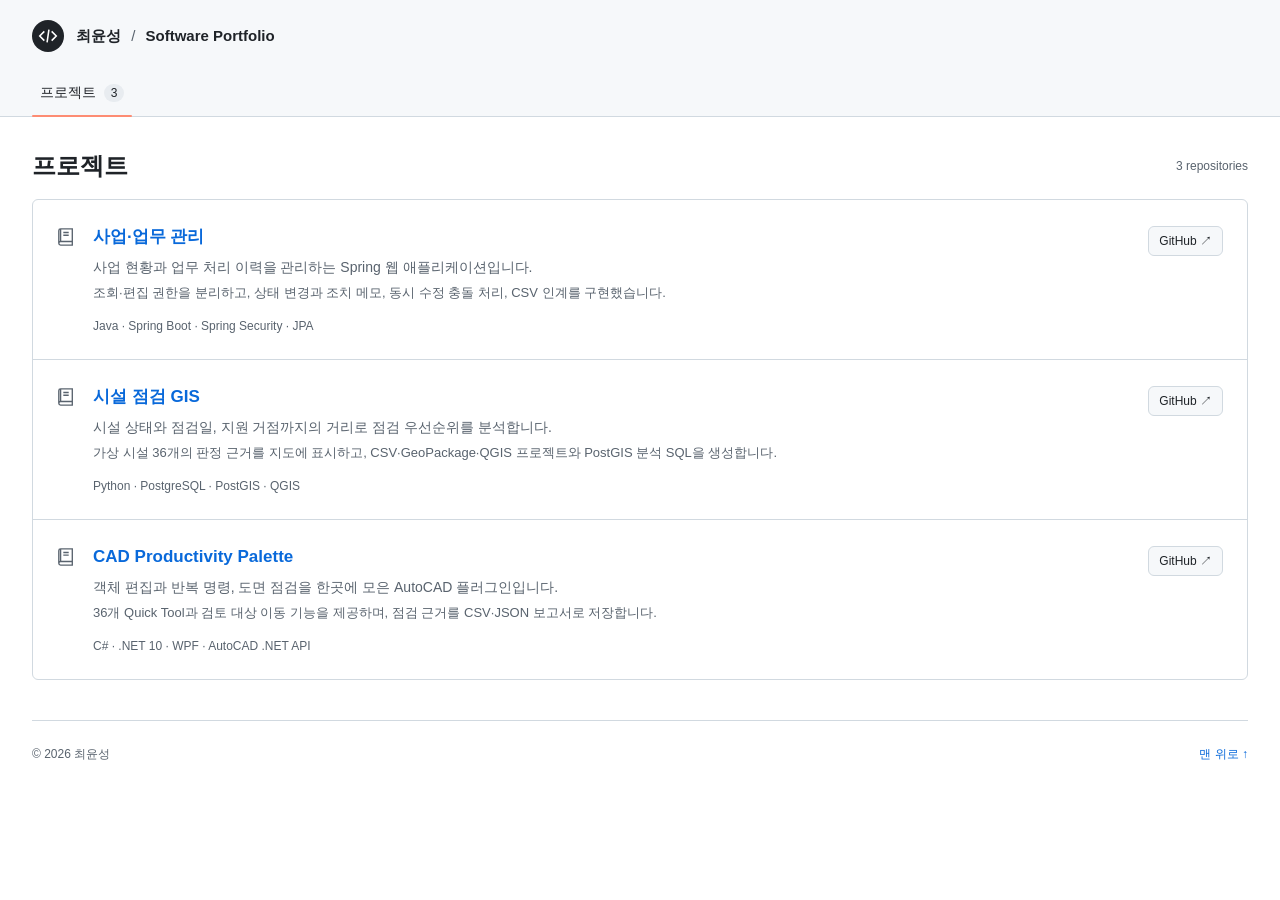
<file: docs/index.html>
<!doctype html>
<html lang="ko">
  <head>
    <meta charset="utf-8" />
    <meta name="viewport" content="width=device-width, initial-scale=1" />
    <meta
      name="description"
      content="사업·업무 관리, 시설 점검 GIS, CAD Productivity Palette 세 프로젝트를 소개하고 GitHub 저장소로 연결하는 포트폴리오입니다."
    />
    <link rel="icon" href="data:," />
    <link rel="stylesheet" href="css/portfolio.css?v=20261026-2" />
    <title>최윤성 | Software Portfolio</title>
  </head>
  <body data-page="home" data-focus="software" data-layout="support">
    <a class="skip-link" href="#work">프로젝트로 바로 가기</a>
    <header class="site-header">
      <div class="site-header-inner page-width">
        <a class="wordmark" href="#top"
          ><span class="brand-symbol" aria-hidden="true"
            ><svg
              viewBox="0 0 24 24"
              fill="none"
              stroke="currentColor"
              stroke-width="1.7"
            >
              <path d="m8 7-5 5 5 5m8-10 5 5-5 5m-3-12-2 14" /></svg></span
          ><span
            >최윤성<span class="wordmark-divider"> / </span
            ><span class="site-context">Software Portfolio</span></span
          ></a
        >
      </div>
      <nav class="site-tabs page-width" aria-label="주 메뉴">
        <a href="#work" aria-current="page"
          >프로젝트 <span class="nav-count">3</span></a
        >
      </nav>
    </header>
    <main id="top" class="page-width">
      <section id="work" class="work-section" aria-labelledby="work-title">
        <div class="work-heading">
          <h1 id="work-title" class="work-title">프로젝트</h1>
          <span class="list-count">3 repositories</span>
        </div>
        <div id="software-project-list" class="project-list"></div>
      </section>
    </main>
    <footer class="site-footer page-width">
      <span>© <span id="year"></span> 최윤성</span><a href="#top">맨 위로 ↑</a>
    </footer>
    <script src="data/projects.js?v=20261026-2"></script>
    <script src="js/portfolio.js?v=20261026-2"></script>
  </body>
</html>
</file>
<file: docs/css/portfolio.css>
/* GitHub / Primer-inspired light interface. No external CSS dependency. */
:root {
  color-scheme: light;
  --paper: #fff;
  --ink: #1f2328;
  --muted: #59636e;
  --line: #d1d9e0;
  --surface: #f6f8fa;
  --accent: #0969da;
  --header-height: 112px;
}
* {
  box-sizing: border-box;
}
html {
  scroll-padding-top: 20px;
}
body {
  margin: 0;
  background: var(--paper);
  color: var(--ink);
  font:
    14px/1.5 -apple-system,
    BlinkMacSystemFont,
    "Segoe UI",
    "Malgun Gothic",
    sans-serif;
  -webkit-font-smoothing: antialiased;
}
a {
  color: var(--accent);
  text-underline-offset: 3px;
}
a:hover {
  text-decoration: underline;
}
a:focus-visible,
button:focus-visible,
summary:focus-visible {
  outline: 2px solid var(--accent);
  outline-offset: 3px;
}
button {
  font: inherit;
}
img {
  max-width: 100%;
}
[hidden] {
  display: none !important;
}
.page-width {
  width: min(100% - 64px, 1216px);
  margin-inline: auto;
}
.skip-link {
  position: fixed;
  z-index: 100;
  left: 16px;
  top: 12px;
  padding: 8px 14px;
  background: var(--ink);
  color: #fff;
  transform: translateY(-180%);
}
.skip-link:focus {
  transform: none;
}
.site-header {
  background: var(--surface);
  border-bottom: 1px solid var(--line);
}
.site-header-inner {
  min-height: 72px;
  display: flex;
  align-items: center;
}
.wordmark {
  display: inline-flex;
  align-items: center;
  gap: 12px;
  font-size: 15px;
  font-weight: 600;
  color: var(--ink);
  text-decoration: none;
}
.wordmark:hover {
  text-decoration: none;
}
.brand-symbol {
  display: inline-grid;
  place-items: center;
  width: 32px;
  height: 32px;
  flex: none;
  border-radius: 50%;
  background: var(--ink);
  color: #fff;
}
.brand-symbol svg {
  width: 22px;
  height: 22px;
}
.wordmark-divider {
  padding-inline: 6px;
  color: var(--muted);
  font-weight: 400;
}
.site-context {
  font-weight: 600;
}
.site-tabs {
  display: flex;
  align-items: center;
  gap: 20px;
}
.site-tabs a {
  position: relative;
  display: inline-flex;
  align-items: center;
  gap: 8px;
  padding: 10px 8px 13px;
  color: var(--ink);
  text-decoration: none;
  white-space: nowrap;
}
.site-tabs a[aria-current]::after {
  content: "";
  position: absolute;
  inset: auto 0 -1px;
  height: 2px;
  background: #fd8c73;
  border-radius: 2px;
}
.nav-count {
  min-width: 20px;
  border-radius: 20px;
  padding: 0 6px;
  background: #e8ecf0;
  font-size: 12px;
  text-align: center;
}
.work-section {
  padding-block: 32px 16px;
}
.work-heading {
  display: flex;
  justify-content: space-between;
  align-items: center;
  gap: 16px;
  margin-bottom: 16px;
}
.work-title {
  margin: 0;
  font-size: 24px;
  line-height: 1.4;
  font-weight: 600;
  letter-spacing: normal;
}
.list-count {
  font-size: 12px;
  color: var(--muted);
}
.project-list {
  border: 1px solid var(--line);
  border-radius: 6px;
  overflow: hidden;
}
.project-entry + .project-entry {
  border-top: 1px solid var(--line);
}
.project-entry-link {
  display: grid;
  grid-template-columns: 20px minmax(0, 1fr) auto;
  align-items: start;
  gap: 16px;
  padding: 24px;
  color: var(--ink);
  text-decoration: none;
}
.project-entry-link::before {
  content: "";
  width: 18px;
  height: 20px;
  margin-top: 3px;
  background: var(--muted);
  mask: url("data:image/svg+xml,%3Csvg xmlns='http://www.w3.org/2000/svg' viewBox='0 0 20 22'%3E%3Cpath fill='none' stroke='black' stroke-width='1.5' d='M4 2h13v18H4a2 2 0 0 1-2-2V4a2 2 0 0 1 2-2Zm0 0v14h13M7 6h6M7 9h6M4 16a2 2 0 0 0 0 4'/%3E%3C/svg%3E")
    center/contain no-repeat;
}
.project-entry-link:hover {
  background: var(--surface);
  text-decoration: none;
}
.project-entry-copy {
  min-width: 0;
}
.project-entry-title {
  font-size: 17px;
  line-height: 1.5;
  margin: 0 0 8px;
  color: var(--accent);
  font-weight: 600;
  overflow-wrap: anywhere;
}
.project-entry-link:hover .project-entry-title {
  text-decoration: underline;
  text-underline-offset: 3px;
}
.project-entry-copy p {
  margin: 0;
  font-size: 14px;
  color: var(--muted);
  word-break: keep-all;
  overflow-wrap: anywhere;
}
.project-entry-copy .project-entry-note {
  margin-top: 5px;
  font-size: 13px;
}
.project-entry-copy .project-entry-tools {
  margin-top: 14px;
  font-size: 12px;
}
.project-entry-arrow {
  white-space: nowrap;
  color: var(--ink);
  font-size: 12px;
  font-weight: 500;
  padding: 5px 10px;
  border: 1px solid var(--line);
  border-radius: 6px;
  background: var(--surface);
  margin-top: 2px;
}
.site-footer {
  display: flex;
  justify-content: space-between;
  align-items: center;
  gap: 20px;
  padding-block: 24px 36px;
  margin-top: 24px;
  font-size: 12px;
  color: var(--muted);
  border-top: 1px solid var(--line);
}
.site-footer a {
  text-decoration: none;
}

.detail-page {
  padding-block: 36px 45px;
}
.back-link {
  display: inline-block;
  font-size: 0.76rem;
  color: var(--muted);
  text-decoration: none;
  margin-bottom: 48px;
}
.case-heading {
  padding-bottom: 32px;
  border-bottom: 1px solid var(--line);
}
.detail-category {
  font-size: 0.73rem;
  color: var(--muted);
  margin: 0 0 12px;
}
.case-heading h1,
.detail-heading h1 {
  font-size: 2.2rem;
  line-height: 1.45;
  letter-spacing: -0.05em;
  font-weight: 500;
  margin: 0 0 20px;
  word-break: keep-all;
  overflow-wrap: anywhere;
}
.detail-lead {
  max-width: 650px;
  font-size: 0.9rem;
  line-height: 1.9;
  color: #59636e;
  margin: 0 0 20px;
  word-break: keep-all;
}
.project-tools {
  display: flex;
  flex-wrap: wrap;
  gap: 0;
  list-style: none;
  margin: 0;
  padding: 0;
  font-size: 0.72rem;
  color: var(--muted);
}
.project-tools li:not(:first-child)::before {
  content: "·";
  margin-inline: 8px;
}
.case-overview,
.case-features,
.case-verification,
.project-content {
  padding-block: 30px;
  border-bottom: 1px solid var(--line);
}
.case-overview h2,
.case-features h2,
.case-verification h2,
.project-content h2 {
  color: var(--ink);
  font-size: 0.9rem;
  margin-bottom: 18px;
}
.case-overview p,
.case-verification p,
.project-content p {
  max-width: 720px;
  font-size: 0.84rem;
  color: #59636e;
  word-break: keep-all;
  margin: 0 0 14px;
}
.case-overview p:last-child,
.case-verification p:last-child {
  margin-bottom: 0;
}
.case-feature-list {
  margin: 0;
  padding-left: 17px;
}
.case-feature-list li {
  padding-left: 5px;
  margin-bottom: 20px;
  font-size: 0.85rem;
}
.case-feature-list li:last-child {
  margin-bottom: 0;
}
.case-feature-list strong {
  font-weight: 500;
}
.case-feature-list p {
  margin: 5px 0 0;
  font-size: 0.81rem;
  color: var(--muted);
}
.detail-intro {
  display: grid;
  grid-template-columns: 1.1fr 1fr;
  gap: 50px;
  padding-block: 12px 32px;
}
.detail-facts {
  margin: 0;
  font-size: 0.8rem;
}
.detail-facts > div {
  display: grid;
  grid-template-columns: 76px minmax(0, 1fr);
  gap: 14px;
  padding-block: 11px;
  border-bottom: 1px solid var(--line);
}
.detail-facts dt {
  color: var(--muted);
}
.detail-facts dd {
  margin: 0;
  overflow-wrap: anywhere;
}
.project-status {
  font-size: 0.7rem;
  color: var(--muted);
  display: inline-block;
  margin-bottom: 12px;
}
.project-status-note {
  font-size: 0.75rem;
  color: var(--muted);
}
.button {
  display: inline-block;
  font-size: 0.8rem;
  padding-block: 4px;
}
.development-detail {
  padding-top: 28px;
  border-top: 1px solid var(--line);
}
.development-detail h2 {
  color: var(--ink);
  font-size: 0.95rem;
}
.development-detail li,
.project-features {
  color: var(--muted);
  font-size: 0.83rem;
}
.project-content p {
  white-space: pre-line;
  overflow-wrap: anywhere;
}
.project-screenshots {
  display: grid;
  gap: 20px;
}
.project-screenshot {
  margin: 0;
}
.project-screenshot img {
  display: block;
  width: 100%;
  height: auto;
  border: 1px solid var(--line);
}
.project-screenshot figcaption {
  color: var(--muted);
  font-size: 0.72rem;
  margin-top: 8px;
}
.featured-footer {
  display: flex;
  gap: 20px;
  font-size: 0.8rem;
  margin-top: 22px;
}
.empty-message {
  min-height: 40vh;
}
.eyebrow {
  font-size: 0.7rem;
  color: var(--muted);
}
/* Generic media cards remain available for document and video content. */
.project-card-visual {
  position: relative;
  display: grid;
  place-items: center;
  min-height: 200px;
}
.project-card-visual img {
  display: block;
  max-height: 320px;
  object-fit: contain;
}
.visual-grid,
.visual-number,
.visual-caption {
  display: none;
}
.tool-preview {
  padding: 20px;
}
.tool-preview-title {
  display: block;
  margin-bottom: 12px;
}
.tool-preview-row {
  display: flex;
  justify-content: space-between;
  gap: 12px;
}
.drawing-document-index {
  display: grid;
  grid-template-columns: repeat(2, minmax(0, 1fr));
  gap: 12px;
}
.drawing-document-link {
  display: grid;
  gap: 5px;
  padding: 12px;
  border: 1px solid var(--line);
  font-size: 0.8rem;
  text-decoration: none;
}
.drawing-document-link img {
  width: 100%;
  height: 100px;
  object-fit: contain;
}
.document-area {
  border-top: 1px solid var(--line);
  padding-top: 62px;
}
.document-layout {
  display: grid;
  grid-template-columns: minmax(245px, 320px) minmax(0, 1fr);
  gap: 28px;
  align-items: start;
}
.document-list {
  max-height: 900px;
  overflow: auto;
  border: 1px solid var(--line);
  background: #fff;
}
.document-group {
  margin: 0;
  padding: 15px 18px 8px;
  color: var(--accent);
  font-size: 0.7rem;
  font-weight: 700;
  letter-spacing: 0.15em;
  text-transform: uppercase;
}
.document-row {
  width: 100%;
  min-height: 77px;
  display: flex;
  align-items: center;
  gap: 12px;
  padding: 10px 14px;
  border: 0;
  border-top: 1px solid var(--line);
  background: #fff;
  text-align: left;
  color: var(--ink);
  cursor: pointer;
}
.document-row:hover,
.document-row.active {
  background: #f6f8fa;
}
.document-row.active {
  box-shadow: inset 3px 0 var(--accent);
}
.document-row.is-pending .document-thumb {
  background: #f6f8fa;
  color: var(--muted);
}
.document-thumb {
  width: 52px;
  height: 52px;
  flex: none;
  display: grid;
  place-items: center;
  background: #eaeef2;
  color: var(--accent);
  font-size: 0.65rem;
  font-weight: 700;
  overflow: hidden;
}
.document-thumb img {
  width: 100%;
  height: 100%;
  object-fit: cover;
}
.document-row-labels {
  display: grid;
  flex: 1;
  gap: 3px;
  min-width: 0;
}
.document-row-labels small {
  color: var(--muted);
  font-size: 0.62rem;
  letter-spacing: 0.05em;
}
.document-row-labels strong {
  font-size: 0.86rem;
  font-weight: 600;
}
.document-row-arrow {
  color: var(--accent);
}
.pdf-panel {
  min-width: 0;
  background: #fff;
  border: 1px solid var(--line);
}
.pdf-toolbar {
  min-height: 66px;
  display: flex;
  justify-content: space-between;
  align-items: center;
  gap: 15px;
  flex-wrap: wrap;
  padding: 12px 18px;
  border-bottom: 1px solid var(--line);
}
.pdf-toolbar-label {
  display: flex;
  align-items: baseline;
  gap: 12px;
}
.pdf-title {
  font-size: 0.96rem;
}
.pdf-count {
  color: var(--muted);
  font-size: 0.7rem;
  white-space: nowrap;
}
.pdf-toolbar-actions {
  display: flex;
  align-items: center;
  flex-wrap: wrap;
  gap: 6px;
}
.toolbar-button,
.toolbar-link {
  padding: 7px 9px;
  border: 1px solid var(--line);
  background: #fff;
  color: var(--ink);
  text-decoration: none;
  font-size: 0.7rem;
  font-weight: 600;
  cursor: pointer;
  white-space: nowrap;
}
.toolbar-button:hover:not(:disabled),
.toolbar-link:hover {
  background: var(--paper);
}
.toolbar-button:disabled {
  opacity: 0.35;
  cursor: default;
}
.pdf-stage {
  height: min(78vh, 860px);
  min-height: 510px;
  background: #f6f8fa;
}
.pdf-stage:fullscreen {
  height: 100vh;
  background: #f6f8fa;
}
.pdf-frame {
  display: block;
  width: 100%;
  height: 100%;
  border: 0;
}
.pdf-pending-state {
  height: 100%;
  display: flex;
  flex-direction: column;
  justify-content: center;
  align-items: center;
  padding: 28px;
  text-align: center;
}
.pdf-pending-state strong {
  font-size: clamp(1.2rem, 2.5vw, 2rem);
  font-weight: 500;
  word-break: keep-all;
}
.pdf-pending-state > p:last-child {
  color: var(--muted);
  font-size: 0.9rem;
}
.isometric-stage {
  position: relative;
  display: grid;
  place-items: center;
  width: 100%;
  aspect-ratio: 16/9;
  min-height: 280px;
  overflow: hidden;
  border: 1px solid var(--line);
  background: #f6f8fa;
}
.isometric-video {
  display: block;
  width: 100%;
  height: 100%;
  position: absolute;
  inset: 0;
  object-fit: contain;
}
.video-toggle {
  position: absolute;
  right: 20px;
  bottom: 20px;
  min-height: 44px;
  padding: 10px 16px;
  border: 1px solid #d1d9e0;
  background: rgba(255, 255, 255, 0.96);
  color: var(--ink);
  font-size: 0.8rem;
  cursor: pointer;
}
.video-toggle:disabled {
  opacity: 0.5;
  cursor: default;
}
.project-card-visual > .isometric-stage {
  position: absolute;
  inset: 0;
  height: 100%;
  min-height: 0;
  aspect-ratio: auto;
  border: 0;
}

@media (max-width: 700px) {
  .page-width {
    width: calc(100% - 32px);
  }
  .site-header-inner {
    min-height: 64px;
  }
  .wordmark {
    font-size: 14px;
    gap: 10px;
  }
  .work-section {
    padding-block: 24px 12px;
  }
  .project-entry-link {
    padding: 20px 16px;
    gap: 12px;
  }
  .project-entry-title {
    font-size: 16px;
  }
  .project-entry-copy p {
    font-size: 13px;
  }
  .work-title {
    font-size: 22px;
  }
  .detail-page {
    padding-top: 24px;
  }
  .back-link {
    margin-bottom: 28px;
  }
  .case-heading h1,
  .detail-heading h1 {
    font-size: 26px;
  }
  .detail-intro,
  .document-layout {
    grid-template-columns: 1fr;
    gap: 24px;
  }
  .document-list {
    max-height: 275px;
  }
  .pdf-stage {
    min-height: 420px;
    height: 65vh;
  }
}
@media (max-width: 540px) {
  .project-entry-link {
    grid-template-columns: 18px minmax(0, 1fr);
  }
  .project-entry-arrow {
    grid-column: 2;
    justify-self: start;
    margin-top: 4px;
  }
  .site-context {
    font-size: 12px;
  }
  .wordmark-divider {
    padding-inline: 3px;
  }
  .list-count {
    font-size: 11px;
  }
  .site-footer {
    font-size: 11px;
  }
}
@media (prefers-reduced-motion: reduce) {
  html {
    scroll-behavior: auto;
  }
}
</file>
